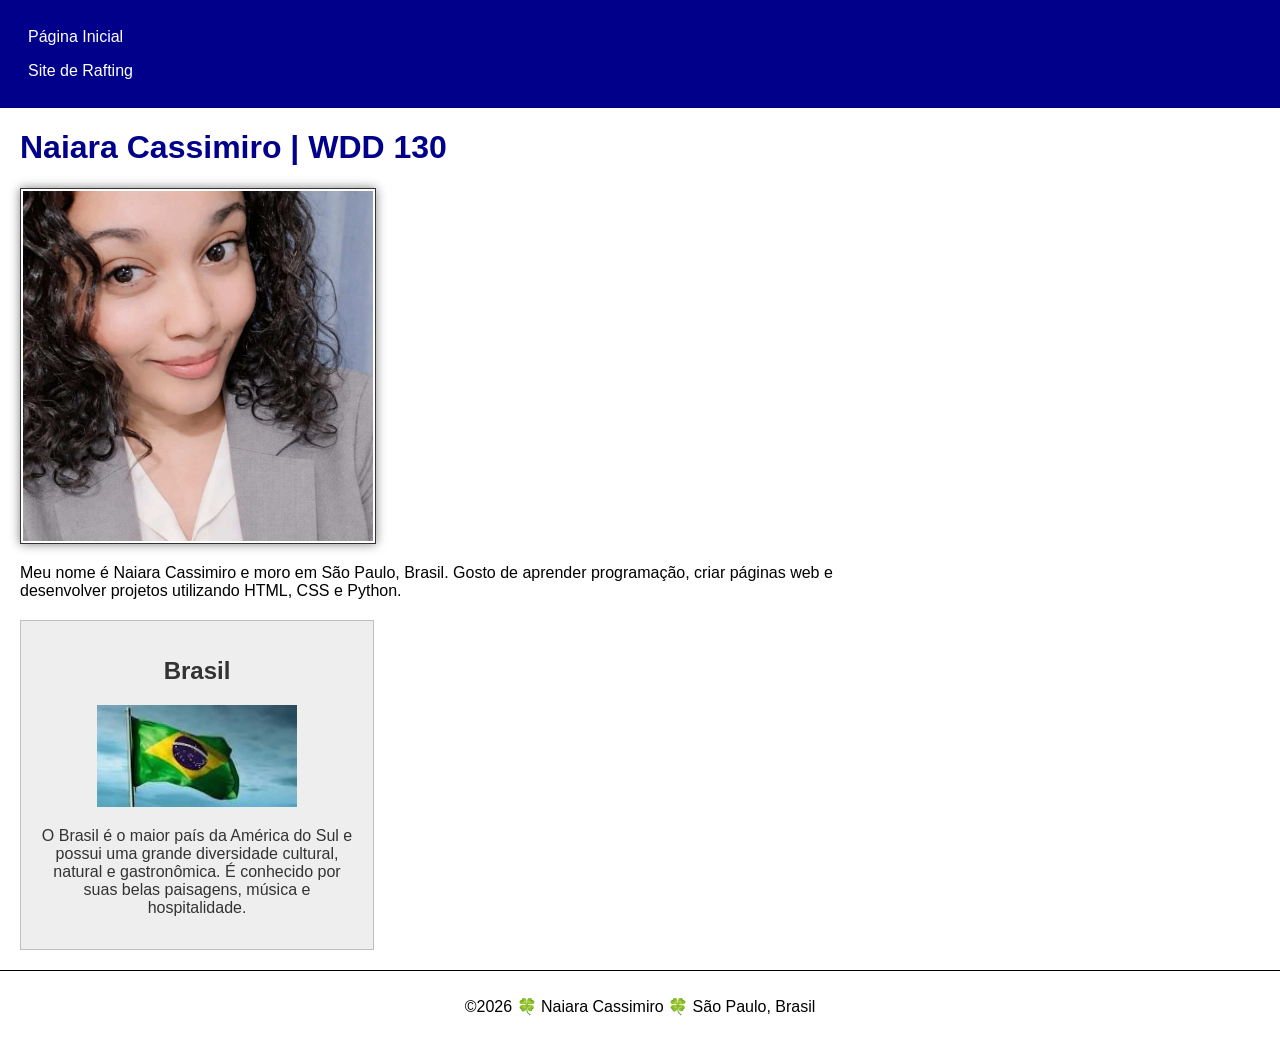
<file: index.html>
<!DOCTYPE html>
<html lang="pt-br">

<head>
    <meta charset="UTF-8">
    <meta name="viewport" content="width=device-width, initial-scale=1.0">

    <title>Naiara Cassimiro | WDD 130</title>

    <meta name="description" content="Página inicial de Naiara Cassimiro para a disciplina WDD 130.">

    <meta name="author" content="Naiara Cassimiro">

    <link rel="stylesheet" href="estilos/estilos.css">
</head>

<body>

    <header>
        <nav>
            <a href="#">Página Inicial</a>
            <a href="wwr/">Site de Rafting</a>
        </nav>
    </header>

    <main>

        <h1>Naiara Cassimiro | WDD 130</h1>

        <img src="imagens/perfil.jpg" alt="Foto de perfil de Naiara Cassimiro">

        <p>
            Meu nome é Naiara Cassimiro e moro em São Paulo, Brasil.
            Gosto de aprender programação, criar páginas web e desenvolver
            projetos utilizando HTML, CSS e Python.
        </p>

    </main>

    <aside>

        <h2>Brasil</h2>

        <img src="imagens/bandeira.jpg" alt="Bandeira do Brasil">

        <p>
            O Brasil é o maior país da América do Sul e possui uma grande
            diversidade cultural, natural e gastronômica. É conhecido por
            suas belas paisagens, música e hospitalidade.
        </p>

    </aside>

    <footer>
        <p>©2026 🍀 Naiara Cassimiro 🍀 São Paulo, Brasil</p>
    </footer>

</body>

</html>
</file>
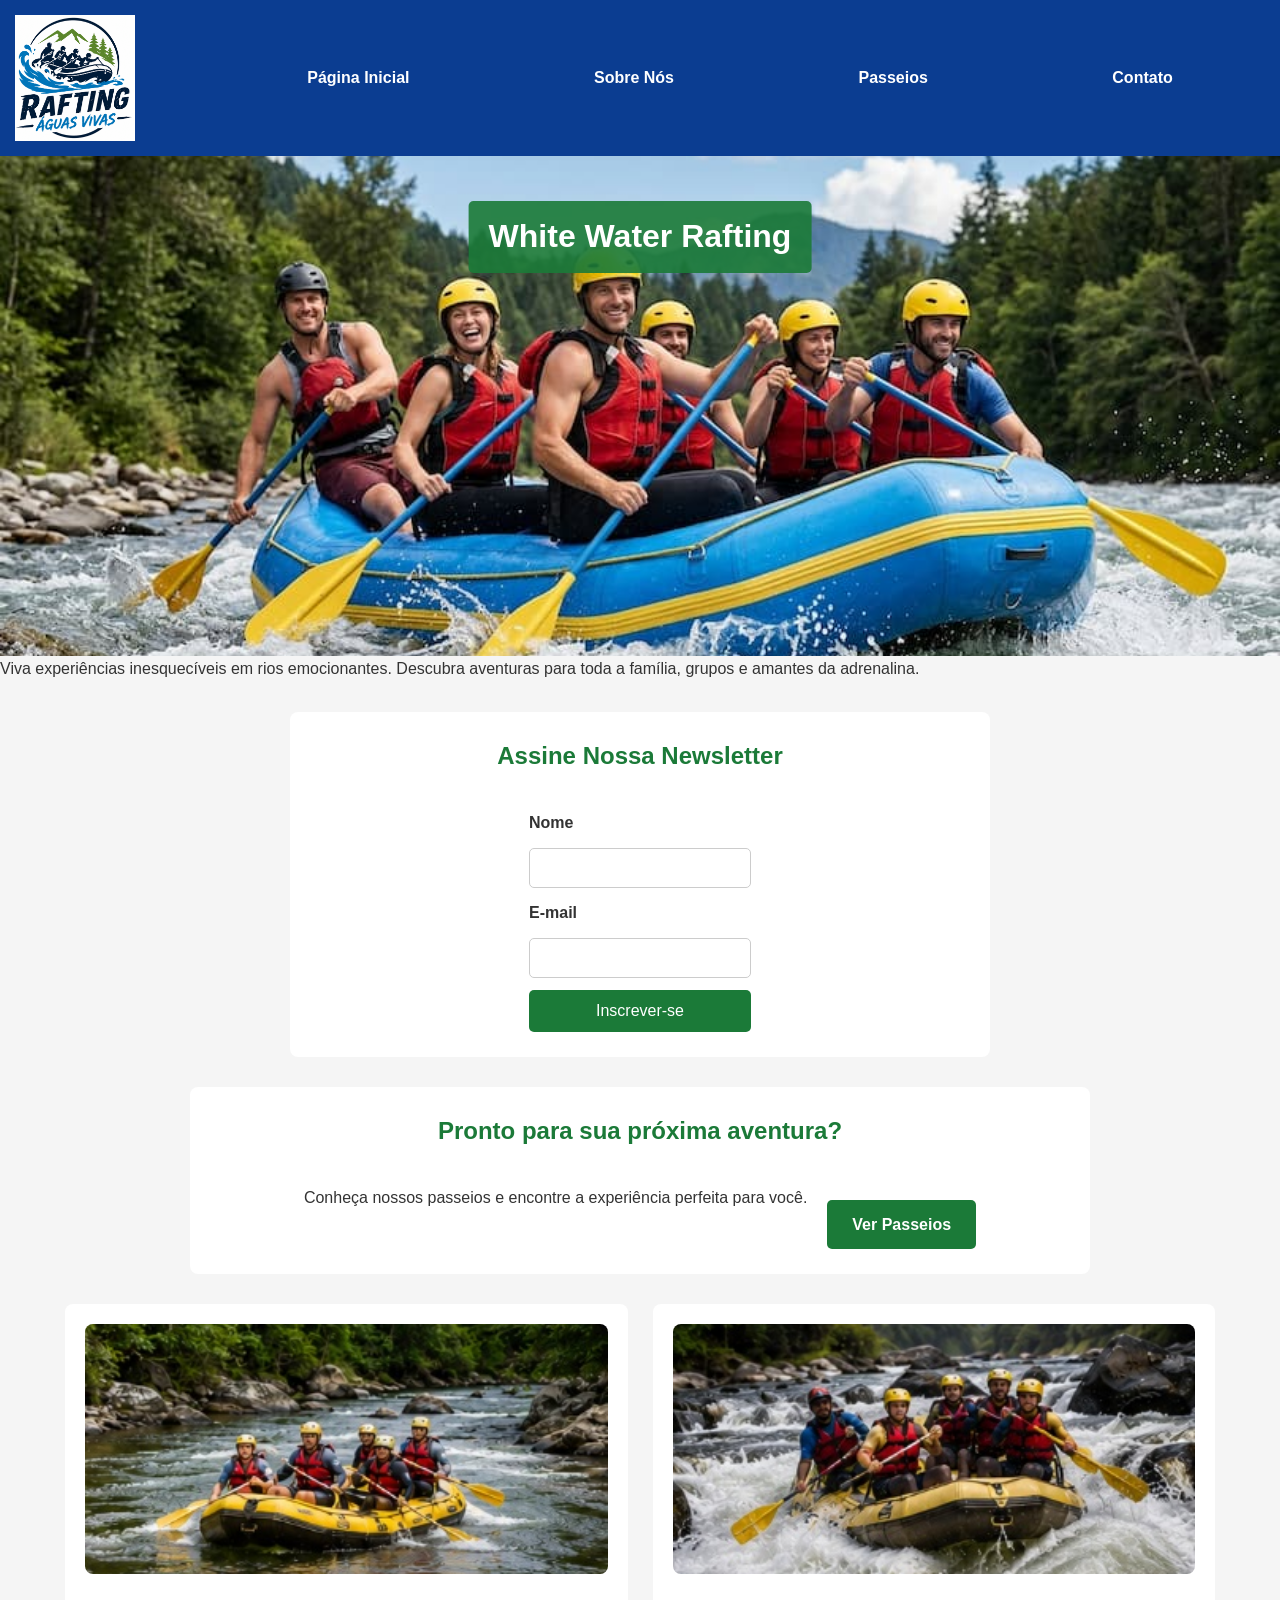
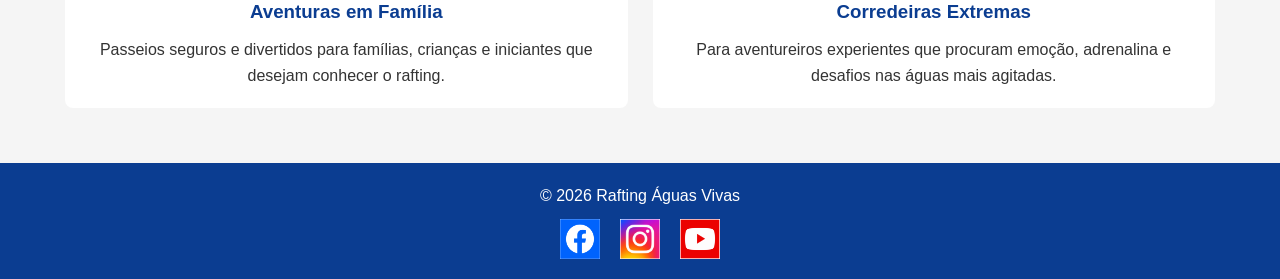
<file: wwr/index.html>
<!DOCTYPE html>
<html lang="pt-BR">

<head>
    <meta charset="UTF-8">
    <meta name="viewport" content="width=device-width, initial-scale=1.0">
    <meta name="description"
        content="Viva aventuras emocionantes de rafting em águas bravas para famílias, iniciantes e aventureiros.">
    <meta name="author" content="Naiara Cassimiro">

    <title>Página Inicial | Rafting Águas Vivas</title>

    <link rel="stylesheet" href="estilos/rafting.css">
</head>

<body>

    <header>

        <img src="imagens/logotipo.png" alt="Logotipo da Rafting Águas Vivas">

        <nav>
            <a href="index.html">Página Inicial</a>
            <a href="sobre.html">Sobre Nós</a>
            <a href="passeios.html">Passeios</a>
            <a href="contato.html">Contato</a>
        </nav>

    </header>

    <main>

        <div class="hero">

            <img src="imagens/sobre-hero.jpg" alt="Aventura de rafting em águas bravas">

            <h1>White Water Rafting</h1>

            <div class="hero-texto">

                <p>
                    Viva experiências inesquecíveis em rios emocionantes.
                    Descubra aventuras para toda a família, grupos e amantes da adrenalina.
                </p>

            </div>

        </div>

        <section class="newsletter">

            <h2>Assine Nossa Newsletter</h2>

            <form>

                <label for="nome">Nome</label>
                <input type="text" id="nome" name="nome" required>

                <label for="email">E-mail</label>
                <input type="email" id="email" name="email" required>

                <button type="submit">Inscrever-se</button>

            </form>

        </section>

        <section class="cta">

            <h2>Pronto para sua próxima aventura?</h2>

            <p>
                Conheça nossos passeios e encontre a experiência perfeita para você.
            </p>

            <a href="passeios.html" class="btn">
                Ver Passeios
            </a>

        </section>

        <section class="home-grid">

            <div class="grid-card">

                <img src="imagens/passeio1.jpg" alt="Família praticando rafting">

                <h3>Aventuras em Família</h3>

                <p>
                    Passeios seguros e divertidos para famílias, crianças e iniciantes que desejam conhecer o rafting.
                </p>

            </div>

            <div class="grid-card">

                <img src="imagens/passeio2.jpg" alt="Grupo enfrentando corredeiras">

                <h3>Corredeiras Extremas</h3>

                <p>
                    Para aventureiros experientes que procuram emoção, adrenalina e desafios nas águas mais agitadas.
                </p>

            </div>

        </section>

    </main>

    <footer>

        <p>© 2026 Rafting Águas Vivas</p>

        <div class="redes-sociais">

            <a href="https://facebook.com">
                <img src="imagens/facebook.png" alt="Facebook">
            </a>

            <a href="https://instagram.com">
                <img src="imagens/instagram.png" alt="Instagram">
            </a>

            <a href="https://youtube.com">
                <img src="imagens/youtube.png" alt="YouTube">
            </a>

        </div>

    </footer>

</body>

</html>
</file>
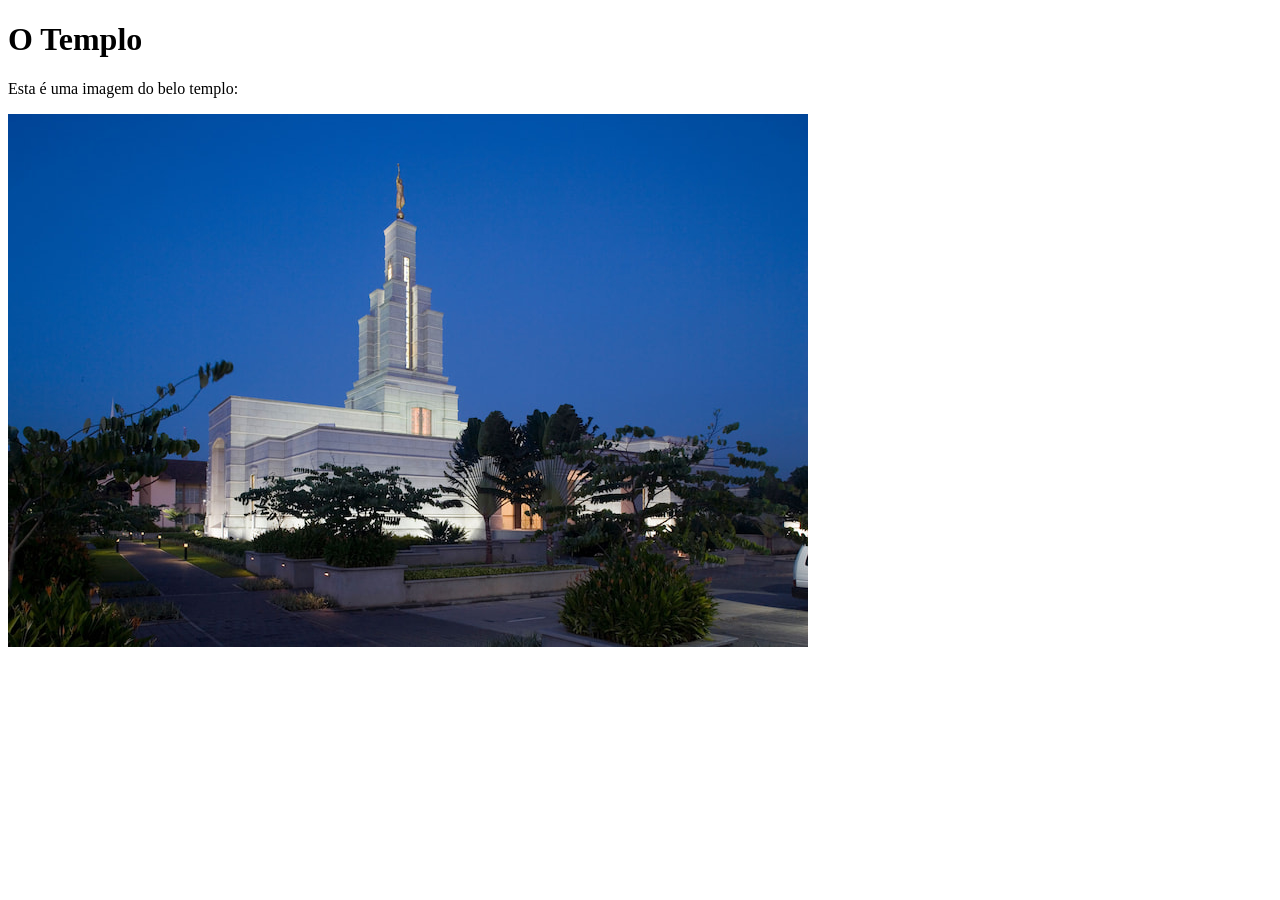
<file: semana01/imagens.html>
<!DOCTYPE html>
<html lang="pt-br">

<head>
    <meta charset="UTF-8">
    <meta name="viewport" content="width=device-width, initial-scale=1.0">
    <title>Imagem do Templo</title>
</head>

<body>
    <h1>O Templo</h1>
    <p>Esta é uma imagem do belo templo:</p>
    <img src="imagens/templo-pequeno.jpg" alt="O Templo">

</body>

</html>
</file>
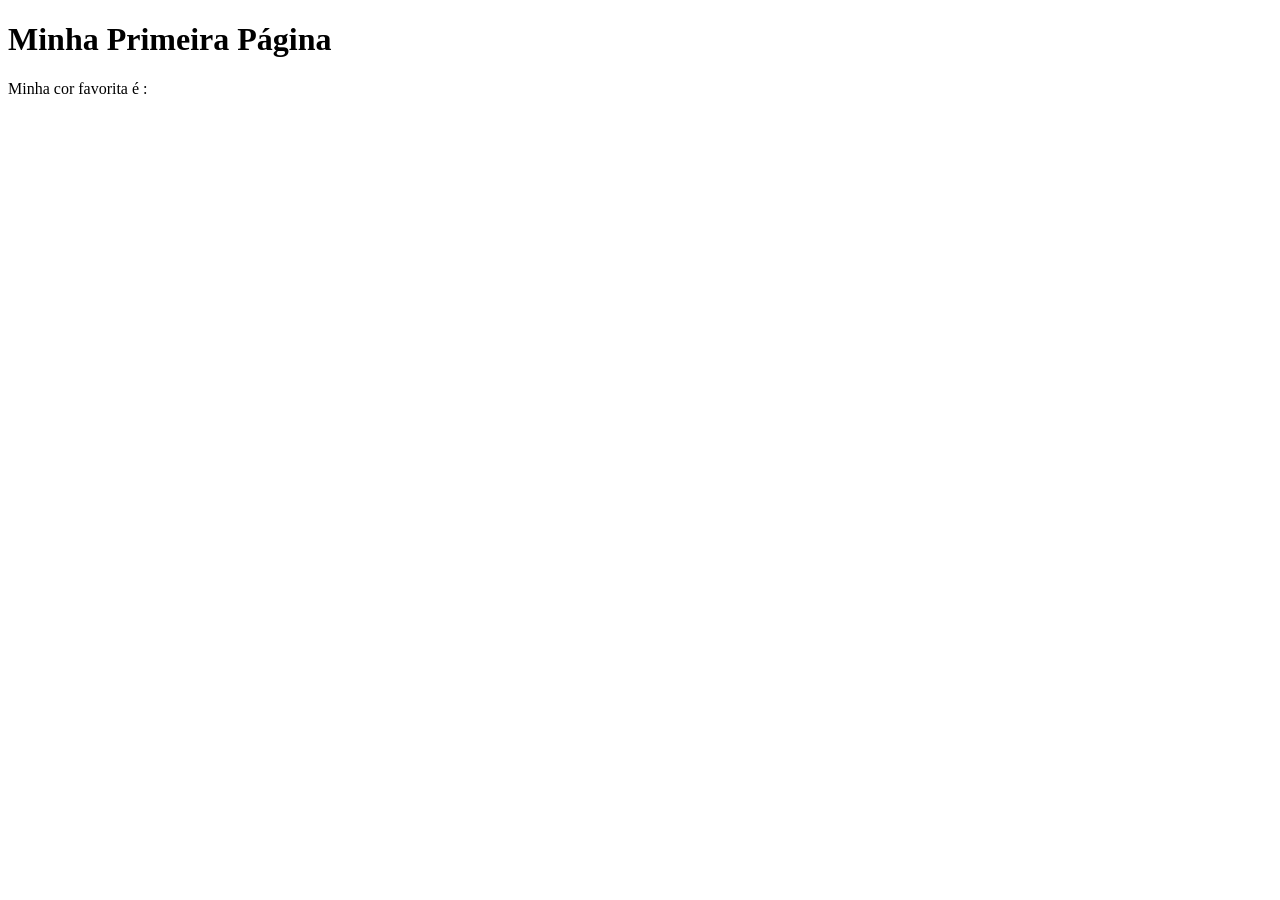
<file: semana01/primeira-pagina.html>
<!DOCTYPE html>
<html lang="pt-br">
<head>
    <meta charset="UTF-8">
    <meta name="viewport" content="width=device-width, initial-scale=1.0">
    <title>Minha Primeira Página</title>
</head>
<body>
    <h1>Minha Primeira Página</h1>
    <p>Minha cor favorita é : </p>
</body>
</html>
</file>
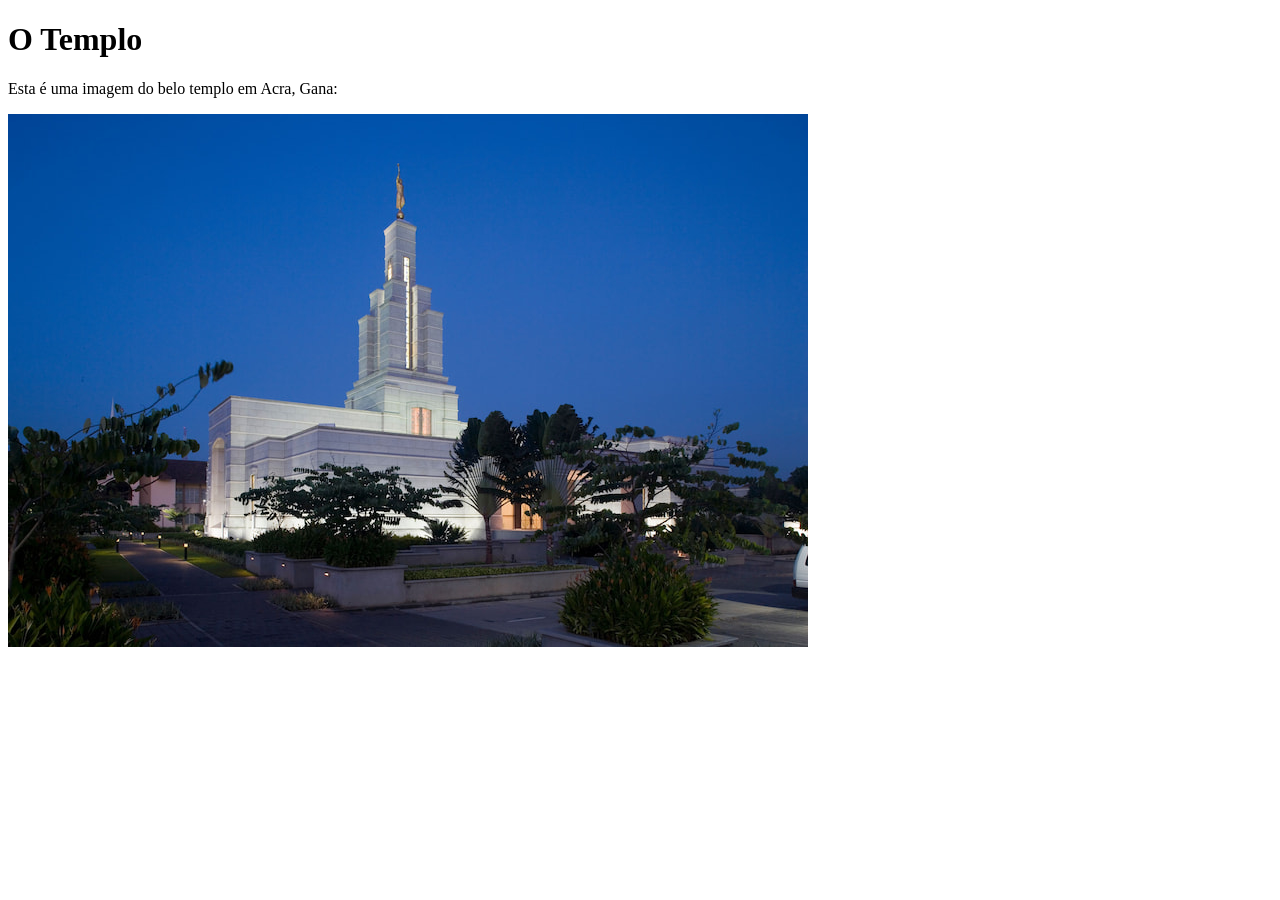
<file: semana01/solucao-imagens.html>
<!DOCTYPE html>
<html lang="pt-br">
<head>
    <meta charset="UTF-8">
    <meta name="viewport" content="width=device-width, initial-scale=1.0">
    <title>Imagem do Templo</title>
</head>
<body>
    <h1>O Templo</h1>
    <p>Esta é uma imagem do belo templo em Acra, Gana:</p>
    <img src="imagens/templo-pequeno.jpg" alt="Templo de Acra, Gana">

</body>
</html>
</file>
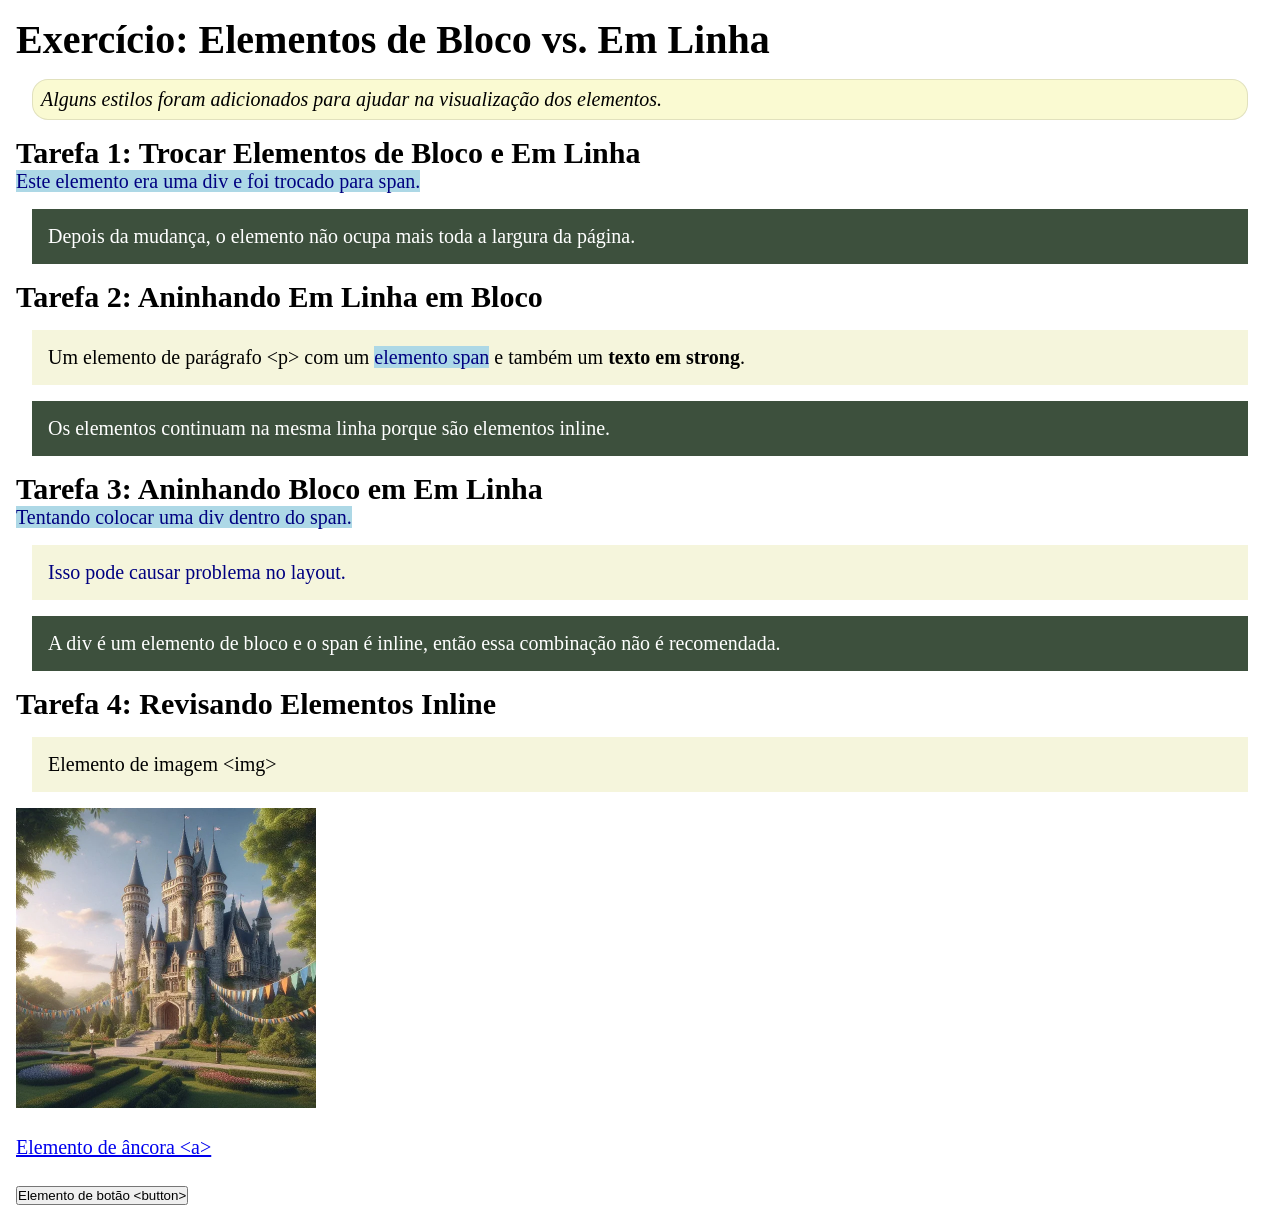
<file: semana02/bloco-vs-inline.html>
<!DOCTYPE html>
<html lang="pt-br">

<head>
    <meta charset="UTF-8">
    <meta name="viewport" content="width=device-width, initial-scale=1.0">
    <title>Exercício: Elementos de Bloco vs Inline</title>
    <link rel="stylesheet" href="estilos/bloco-vs-inline.css">
</head>

<body>

    <main>

        <h1>Exercício: Elementos de Bloco vs. Em Linha</h1>

        <p class="note">
            Alguns estilos foram adicionados para ajudar na visualização dos elementos.
        </p>

        <h2>Tarefa 1: Trocar Elementos de Bloco e Em Linha</h2>

        <span>
            Este elemento era uma div e foi trocado para span.
        </span>

        <p class="question">
            Depois da mudança, o elemento não ocupa mais toda a largura da página.
        </p>

        <h2>Tarefa 2: Aninhando Em Linha em Bloco</h2>

        <p>
            Um elemento de parágrafo &lt;p&gt; com um
            <span>elemento span</span>
            e também um
            <strong>texto em strong</strong>.
        </p>

        <p class="question">
            Os elementos continuam na mesma linha porque são elementos inline.
        </p>

        <h2>Tarefa 3: Aninhando Bloco em Em Linha</h2>

        <span>
            Tentando colocar uma div dentro do span.

            <div>
                Isso pode causar problema no layout.
            </div>

        </span>

        <p class="question">
            A div é um elemento de bloco e o span é inline, então essa combinação não é recomendada.
        </p>

        <h2>Tarefa 4: Revisando Elementos Inline</h2>

        <p>Elemento de imagem &lt;img&gt;</p>

        <img src="imagens/castelo.webp" alt="Imagem de um castelo" width="300" height="300">

        <br><br>

        <a href="https://churchofjesuschrist.org">
            Elemento de âncora &lt;a&gt;
        </a>

        <br><br>

        <button type="button">
            Elemento de botão &lt;button&gt;
        </button>

    </main>

</body>

</html>
</file>
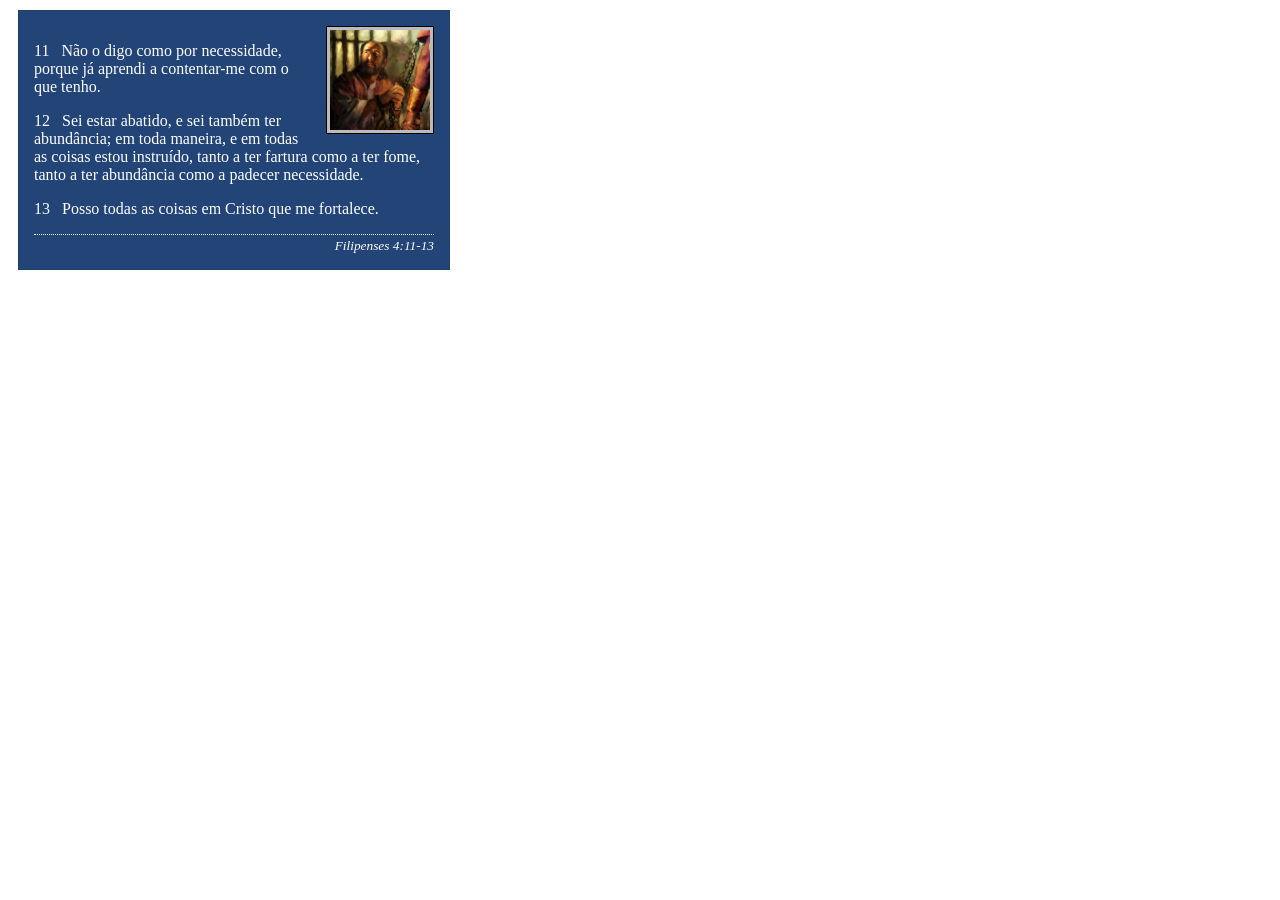
<file: semana02/box-model-solucao.html>
<!DOCTYPE html>
<html lang="pt-br">

<head>
    <meta charset="UTF-8">
    <meta name="viewport" content="width=device-width, initial-scale=1.0">
    <title>Atividade de Box Model</title>
    <link rel="stylesheet" href="estilos/box-model-solucao.css">
</head>

<body>
    <main>
        <div class="callout">
            <img src="imagens/apostolo-paulo-preso.webp" alt="Apóstolo Paulo - Preso em Roma" width="200" height="200">
            <blockquote>
                <p>11 &nbsp; Não o digo como por necessidade, porque já aprendi a contentar-me com o que tenho.</p>
                <p>12 &nbsp; Sei estar abatido, e sei também ter abundância; em toda maneira, e em todas as coisas estou
                    instruído, tanto a ter fartura como a ter fome, tanto a ter abundância como a padecer necessidade.
                </p>
                <p>13 &nbsp; Posso todas as coisas em Cristo que me fortalece.</p>
            </blockquote>
            <cite>Filipenses 4:11-13</cite>
        </div>
    </main>
</body>

</html>
</file>
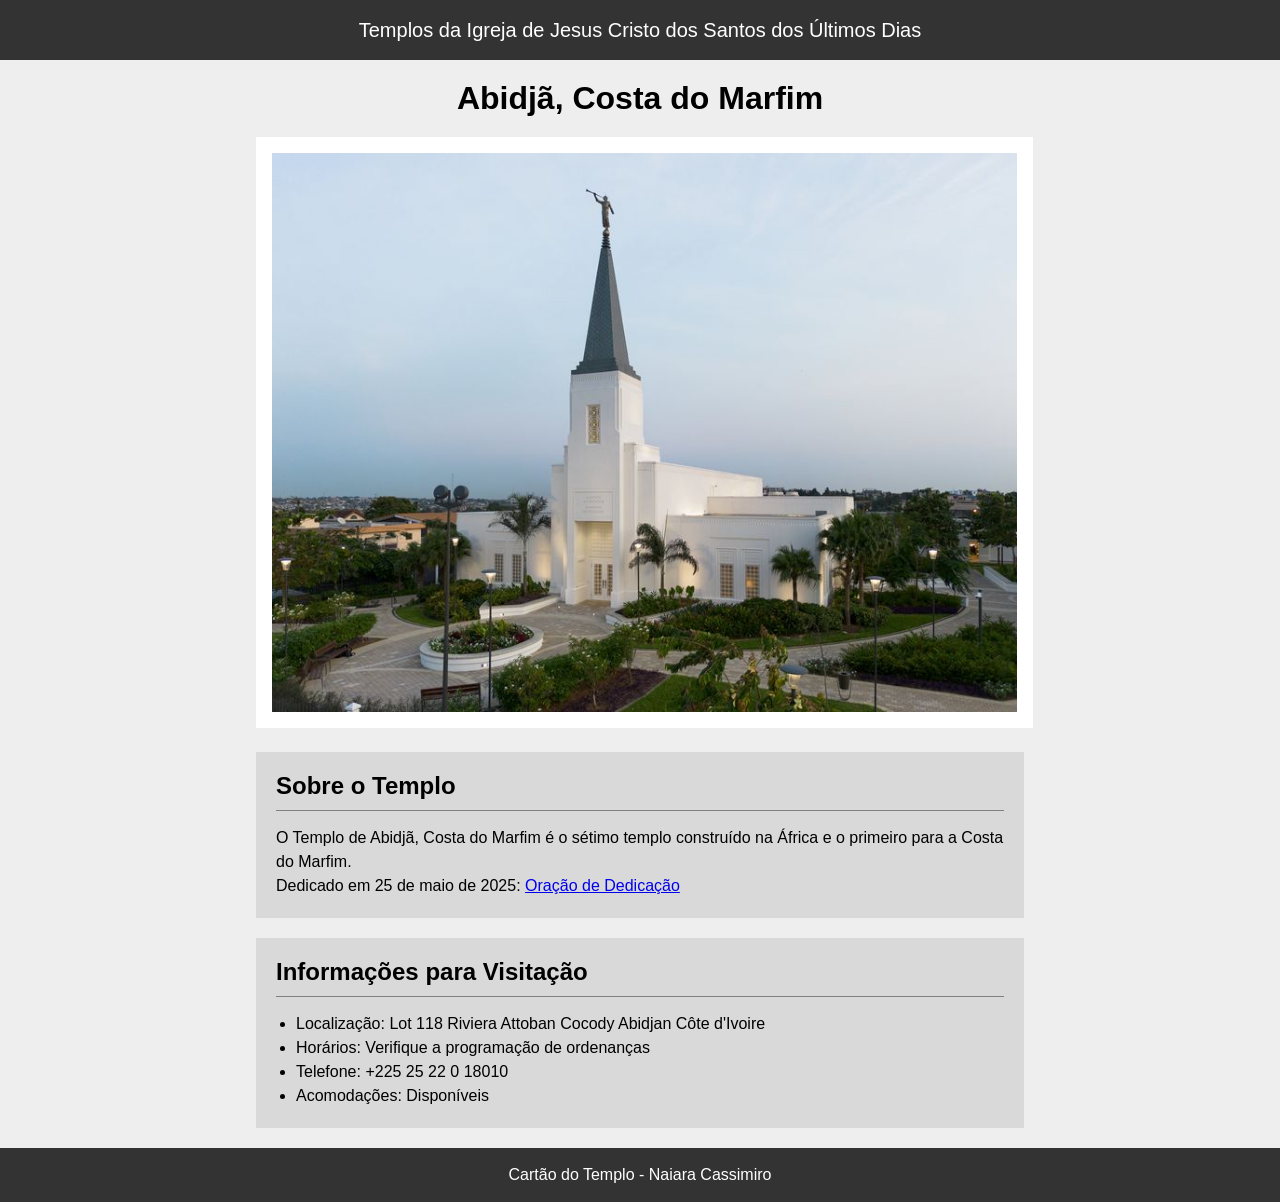
<file: semana02/templo.html>
<!DOCTYPE html>
<html lang="pt-br">

<head>
    <meta charset="UTF-8">
    <meta name="viewport" content="width=device-width, initial-scale=1.0">
    <title>Cartão do Templo - Abidjã, Costa do Marfim</title>
    <link rel="stylesheet" href="estilos/templo.css">
</head>

<body>
    <header>
        <p>Templos da Igreja de Jesus Cristo dos Santos dos Últimos Dias</p>
    </header>
    <main>
        <h1>Abidjã, Costa do Marfim</h1>
        <picture>
            <img src="imagens/abidja-costa-do-marfim.jpeg" alt="Templo de Abidjã, Costa do Marfim">
        </picture>
        <section>
            <h2>Sobre o Templo</h2>
            <p>O Templo de Abidjã, Costa do Marfim é o sétimo templo construído na África e o primeiro para a Costa do
                Marfim.</p>
            <p>Dedicado em 25 de maio de 2025: <a
                    href="https://www.churchofjesuschrist.org/temples/dedicatory-prayer/abidjan-ivory-coast-temple/2025-05-25?lang=eng"
                    target="_blank" rel="noopener noreferrer">Oração de Dedicação</a></p>
        </section>
        <section>
            <h2>Informações para Visitação</h2>
            <ul>
                <li>Localização: Lot 118 Riviera Attoban Cocody Abidjan Côte d'Ivoire</li>
                <li>Horários: Verifique a programação de ordenanças</li>
                <li>Telefone: +225 25 22 0 18010</li>
                <li>Acomodações: Disponíveis</li>
            </ul>
        </section>
    </main>
    <footer>
        <p>Cartão do Templo - Naiara Cassimiro</p>
    </footer>
</body>

</html>
</file>
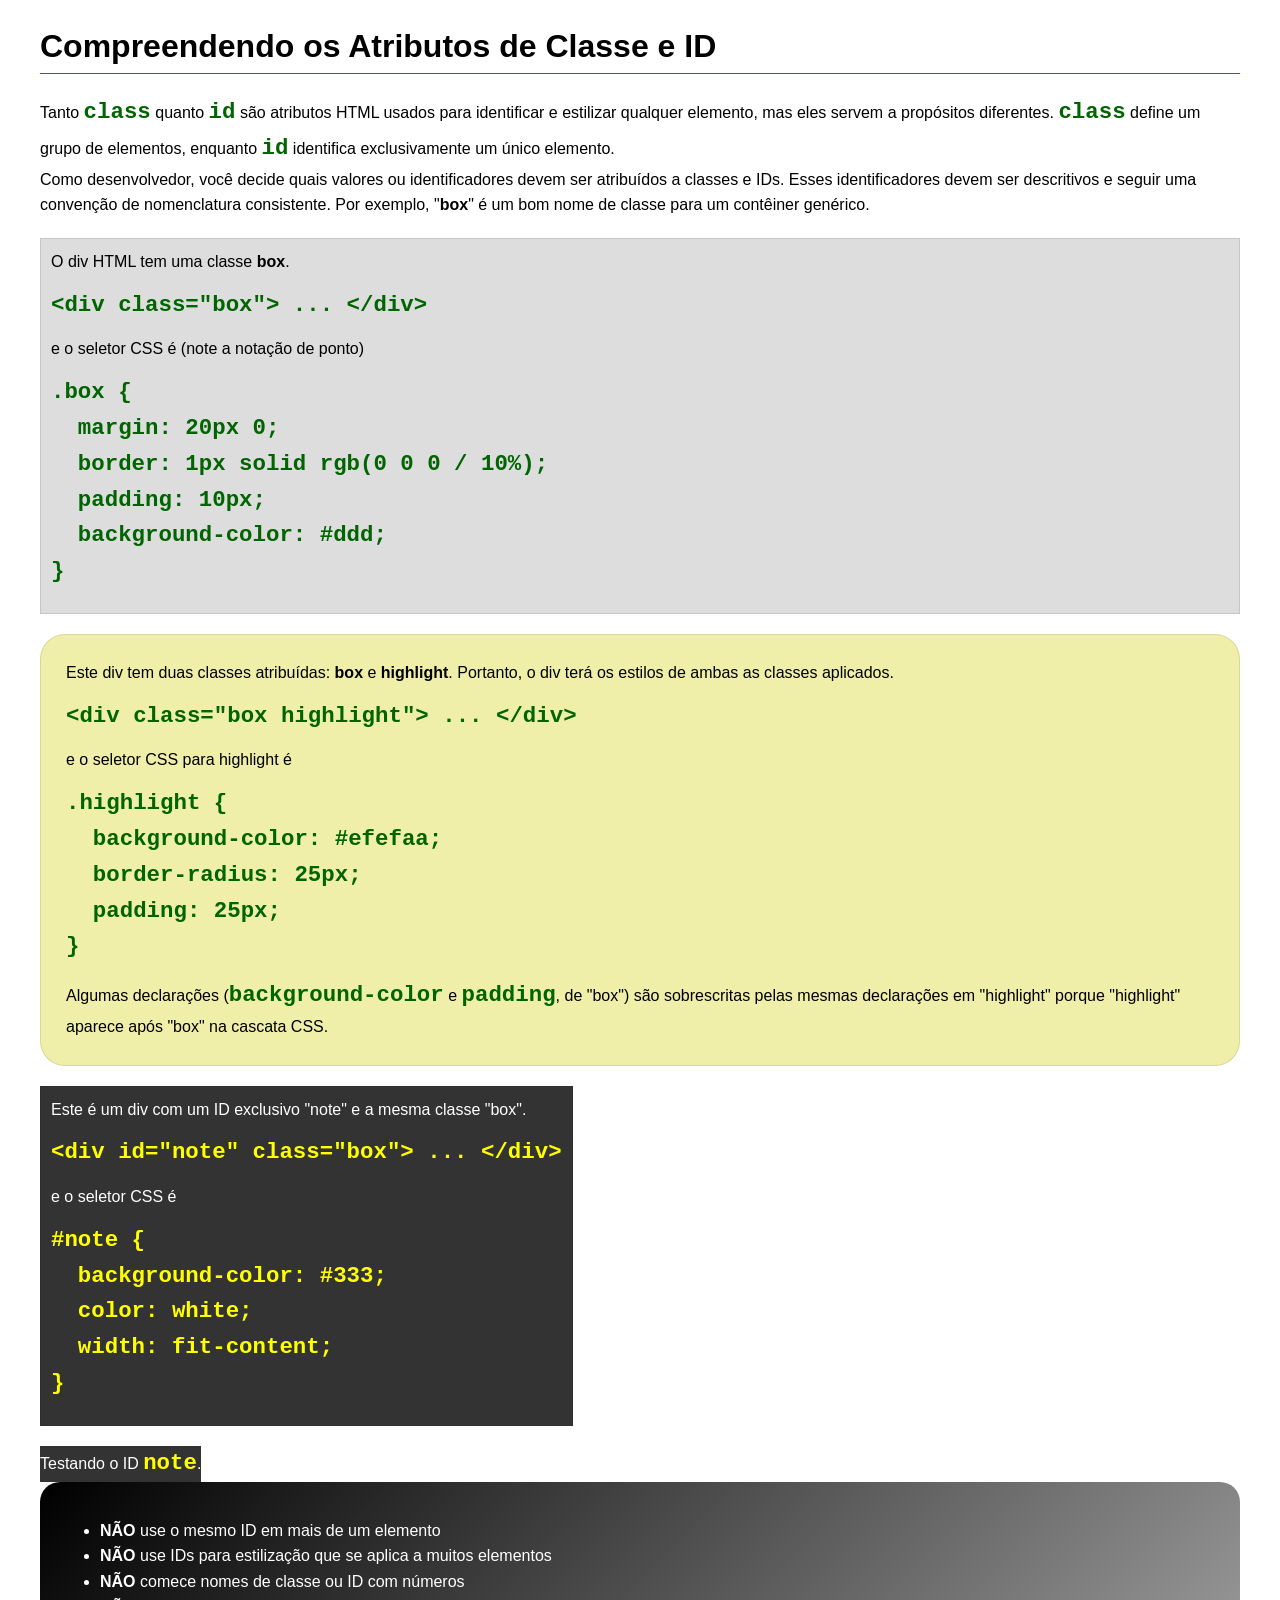
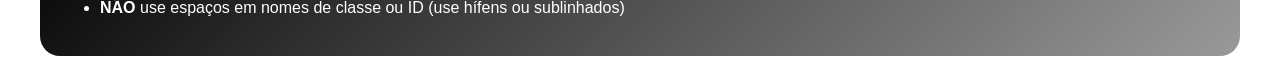
<file: semana03/classe-e-id.html>
<!DOCTYPE html>
<html lang="pt-br">

<head>
    <meta charset="UTF-8">
    <meta name="viewport" content="width=device-width, initial-scale=1.0">
    <title>Atributos de Classe vs ID</title>
    <link rel="stylesheet" href="estilos/classe-e-id.css">
</head>

<body>
    <h1>Compreendendo os Atributos de Classe e ID</h1>
    <p>Tanto <code>class</code> quanto <code>id</code> são atributos HTML usados para identificar e estilizar qualquer
        elemento, mas eles servem a propósitos diferentes. <code>class</code> define um grupo de elementos, enquanto
        <code>id</code> identifica exclusivamente um único elemento.
    </p>
    <p>Como desenvolvedor, você decide quais valores ou identificadores devem ser atribuídos a classes e IDs. Esses
        identificadores devem ser descritivos e seguir uma convenção de nomenclatura consistente. Por exemplo,
        "<strong>box</strong>" é um bom nome de classe para um contêiner genérico.</p>
    <div class="box">
        <p>O div HTML tem uma classe <strong>box</strong>.</p>
        <pre><code class="html">&lt;div class="box"&gt; ... &lt;/div&gt;</code></pre>
        e o seletor CSS é (note a notação de ponto)
        <pre><code class="css">.box {
  margin: 20px 0;
  border: 1px solid rgb(0 0 0 / 10%);
  padding: 10px;
  background-color: #ddd; 
}</code></pre>
    </div>

    <div class="box highlight">
        <p>Este div tem duas classes atribuídas: <strong>box</strong> e <strong>highlight</strong>. Portanto, o div terá
            os estilos de ambas as classes aplicados.</p>
        <pre><code class="html">&lt;div class="box highlight"&gt; ... &lt;/div&gt;</code></pre>
        e o seletor CSS para highlight é
        <pre><code class="css">.highlight {
  background-color: #efefaa;
  border-radius: 25px;
  padding: 25px;
}</code></pre>
        <p>Algumas declarações (<code>background-color</code> e <code>padding</code>, de "box") são sobrescritas pelas
            mesmas declarações em "highlight" porque "highlight" aparece após "box" na cascata CSS.</p>
    </div>

    <div id="note" class="box">
        <p>Este é um div com um ID exclusivo "note" e a mesma classe "box".</p>
        <pre><code class="html">&lt;div id="note" class="box"&gt; ... &lt;/div&gt;</code></pre>
        e o seletor CSS é
        <pre><code class="css">#note {
  background-color: #333;
  color: white;
  width: fit-content;
}</code></pre>
    </div>

    <div id="note">
        <p>Testando o ID <code>note</code>.</p>
    </div>

    <section id="melhor-pratica">
        <ul>
            <li><strong>NÃO</strong> use o mesmo ID em mais de um elemento</li>
            <li><strong>NÃO</strong> use IDs para estilização que se aplica a muitos elementos</li>
            <li><strong>NÃO</strong> comece nomes de classe ou ID com números</li>
            <li><strong>NÃO</strong> use espaços em nomes de classe ou ID (use hífens ou sublinhados)</li>
        </ul>
    </section>

    <br>

</body>

</html>
</file>
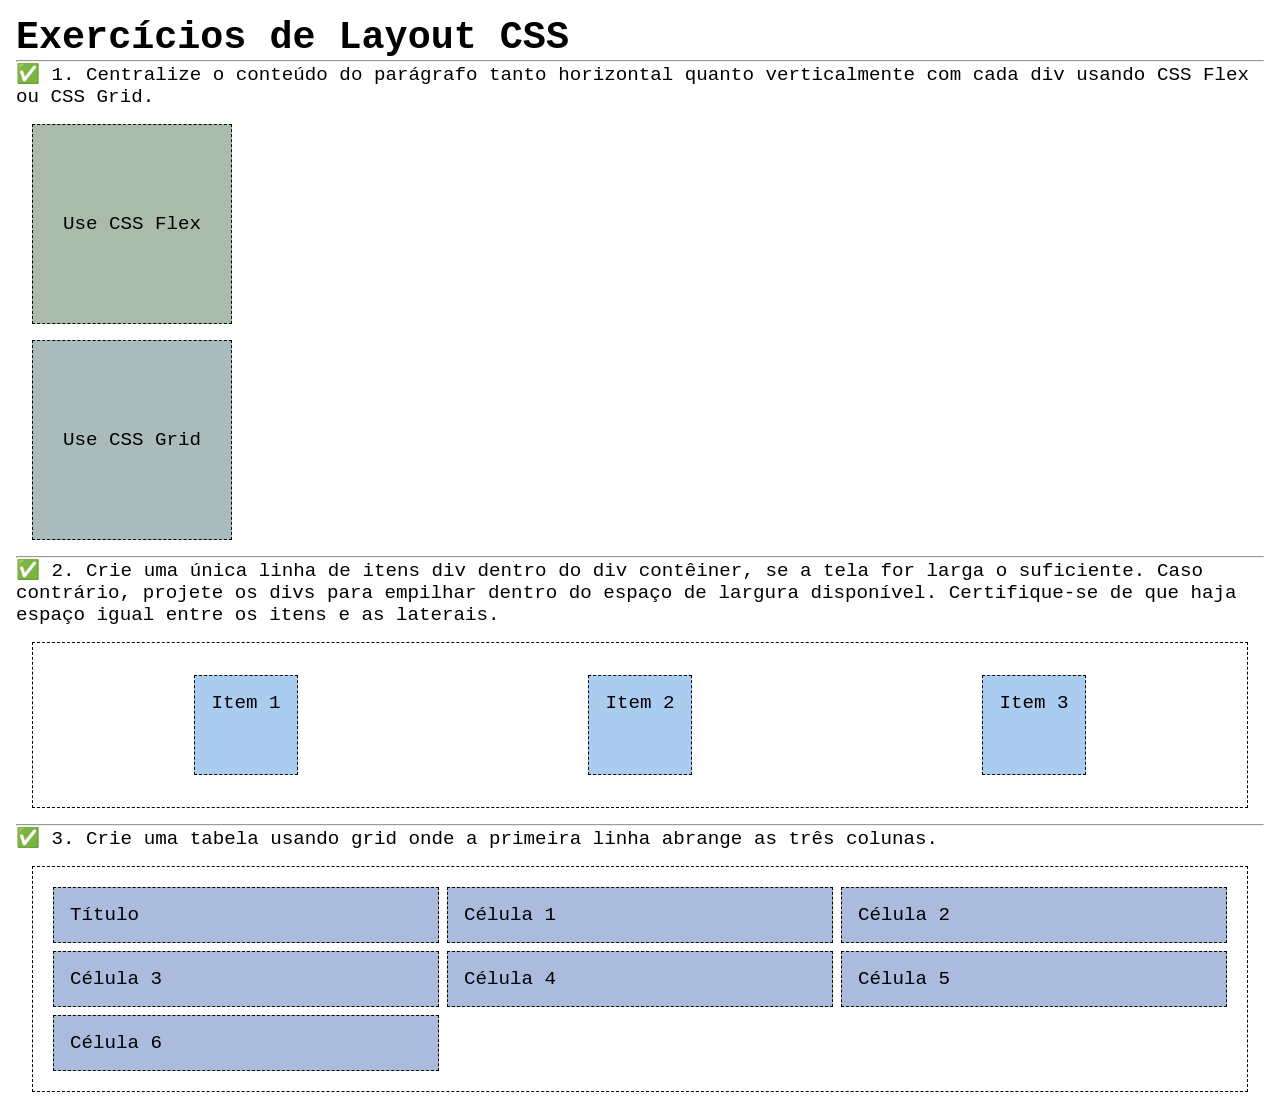
<file: semana04/exercicios-layout.html>
<!DOCTYPE html>
<html lang="pt-br">

<head>
    <meta charset="UTF-8">
    <meta name="viewport" content="width=device-width, initial-scale=1.0">
    <title>Exercícios de Layout CSS</title>
    <link rel="stylesheet" href="estilos/solucoes-dos-exercicios-de-layout.css">
</head>

<body>
    <main>
        <h1>Exercícios de Layout CSS</h1>
        <hr>
        <p>✅ 1. Centralize o conteúdo do parágrafo tanto horizontal quanto verticalmente com cada div usando CSS Flex ou
            CSS Grid.
        </p>
        <div class="one flex">
            <p>Use CSS Flex</p>
        </div>
        <div class="one grid">
            <p>Use CSS Grid</p>
        </div>
        <hr>
        <p>✅ 2. Crie uma única linha de itens div dentro do div contêiner, se a tela for larga o suficiente. Caso
            contrário, projete os
            divs para empilhar dentro do espaço de largura disponível. Certifique-se de que haja espaço igual entre os
            itens e as laterais.</p>
        <div class="container2">
            <div class="dois">
                <p>Item 1</p>
            </div>
            <div class="dois">
                <p>Item 2</p>
            </div>
            <div class="dois">
                <p>Item 3</p>
            </div>
        </div>
        <hr>
        <p>✅ 3. Crie uma tabela usando grid onde a primeira linha abrange as três colunas. </p>
        <div class="container3">
            <div class="tres colunas-3">
                <p>Título</p>
            </div>
            <div class="tres">
                <p>Célula 1</p>
            </div>
            <div class="tres">
                <p>Célula 2</p>
            </div>
            <div class="tres">
                <p>Célula 3</p>
            </div>
            <div class="tres">
                <p>Célula 4</p>
            </div>
            <div class="tres">
                <p>Célula 5</p>
            </div>
            <div class="tres">
                <p>Célula 6</p>
            </div>

        </div>
    </main>
</body>

</html>
</file>
<file: estilos/estilos.css>
body {
    margin: 0;
    font-family: Arial, sans-serif;
}

header {
    background-color: darkblue;
    padding: 10px;
}

nav {
    background-color: darkblue;
    padding: 10px;
}

nav a {
    color: white;
    text-decoration: none;
    margin-right: 15px;
    padding: 8px;
    display: block;
}

main {
    max-width: 840px;
    margin: 20px;
}

h1 {
    color: darkblue;
}

main img {
    width: 350px;
    height: auto;
    border: 1px solid #333;
    padding: 2px;
    box-shadow: 0 0 10px gray;
}

p {
    padding: 0;
}

aside {
    width: 20rem;
    margin: 20px;
    border: 1px solid rgb(0 0 0 / 0.2);
    padding: 1rem;
    background-color: #eeeeee;
    color: #333333;
    text-align: center;
}

aside img {
    width: 200px;
    height: auto;
}

footer {
    margin-top: 20px;
    border-top: 1px solid #000;
    text-align: center;
    padding: 10px;
}
</file>
<file: wwr/estilos/rafting.css>
* {
    margin: 0;
    padding: 0;
    box-sizing: border-box;
}

:root {
    --primary-color: #0b3d91;
    --secondary-color: #ffffff;
    --accent-color: #1b7a38;
    --text-color: #333333;
    --background-color: #f5f5f5;
}

body {
    font-family: Arial, sans-serif;
    background-color: var(--background-color);
    color: var(--text-color);
    line-height: 1.6;
}

/* ==========================
   CABEÇALHO
========================== */

header {
    background-color: var(--primary-color);
    color: var(--secondary-color);
    display: grid;
    grid-template-columns: 200px auto;
    align-items: center;
    padding: 15px;
}

header img {
    width: 120px;
    height: auto;
}

header nav {
    display: flex;
    justify-content: space-around;
    align-items: center;
}

nav a {
    color: var(--secondary-color);
    text-decoration: none;
    font-weight: bold;
    padding: 10px;
}

nav a:hover {
    text-decoration: underline;
}

/* ==========================
   HERO
========================== */

.hero {
    position: relative;
}

.hero img {
    width: 100%;
    height: 500px;
    object-fit: cover;
    object-position: center center;
    display: block;
}

.hero h1 {
    position: absolute;
    top: 20px;
    left: 50%;
    transform: translateX(-50%);
    color: var(--secondary-color);
    background-color: rgba(27, 122, 56, 0.9);
    padding: 10px 20px;
    border-radius: 5px;
    z-index: 2;
}

.hero-content {
    position: absolute;
    bottom: 20px;
    left: 50%;
    transform: translateX(-50%);
    width: 80%;
    background: rgba(255, 255, 255, 0.9);
    padding: 15px;
    border-radius: 5px;
}

.hero-content img {
    float: right;
    width: 120px;
    height: auto;
    margin-left: 15px;
}

/* ==========================
   SEÇÕES GERAIS
========================== */

section {
    padding: 25px;
    display: flex;
    flex-wrap: wrap;
    justify-content: center;
    gap: 20px;
}

section h2 {
    color: var(--accent-color);
    width: 100%;
    text-align: center;
    margin-bottom: 15px;
}

/* ==========================
   FIGURES
========================== */

figure {
    text-align: center;
}

figure img {
    width: 220px;
    height: 140px;
    object-fit: cover;
    border-radius: 6px;
}

figcaption {
    margin-top: 8px;
    font-size: 0.9rem;
}

/* ==========================
   PÁGINA CONTATO
========================== */

main h1 {
    text-align: center;
    color: var(--primary-color);
    margin: 25px 0;
}

.contato-info,
.mapa {
    max-width: 900px;
    margin: 20px auto;
}

.contato-info {
    background-color: white;
    padding: 20px;
    border-radius: 8px;
}

.contato-info p {
    margin: 10px 0;
}

.mapa iframe {
    width: 100%;
    height: 450px;
    border: 0;
}

.funcionarios {
    justify-content: center;
    gap: 20px;
}

.funcionarios figure img {
    width: 220px;
    height: 180px;
    object-fit: cover;
    border-radius: 8px;
}

.funcionarios figcaption {
    font-weight: bold;
    margin-top: 8px;
}

.contato-formulario {
    max-width: 700px;
    margin: 0 auto 30px;
    background-color: white;
    padding: 25px;
    border-radius: 8px;
}

.contato-formulario form {
    display: flex;
    flex-direction: column;
    gap: 12px;
}

.contato-formulario label {
    font-weight: bold;
}

.contato-formulario input[type="text"],
.contato-formulario input[type="email"],
.contato-formulario textarea {
    width: 100%;
    padding: 10px;
    border: 1px solid #cccccc;
    border-radius: 5px;
    font-size: 1rem;
}

.radio-group {
    display: flex;
    flex-direction: column;
    gap: 12px;
    margin-top: 10px;
}

.radio-group label {
    display: flex;
    align-items: center;
    gap: 10px;
    font-weight: normal;
    cursor: pointer;
}

.checkbox-group {
    display: flex;
    align-items: center;
    gap: 10px;
    margin-top: 10px;
}

.checkbox-group label {
    cursor: pointer;
}

.contato-formulario {
    max-width: 800px;
    margin: 0 auto 30px;
    background-color: white;
    padding: 25px;
    border-radius: 8px;
    box-shadow: 0 2px 8px rgba(0, 0, 0, 0.1);
}

.contato-formulario button:hover {
    background-color: var(--primary-color);
}

.contato-formulario button {
    background-color: var(--accent-color);
    color: white;
    border: none;
    padding: 12px;
    border-radius: 5px;
    cursor: pointer;
    font-size: 1rem;
}

.contato-formulario input:focus,
.contato-formulario textarea:focus {
    outline: none;
    border-color: var(--primary-color);
}

/* ==========================
   RODAPÉ
========================== */

footer {
    background-color: var(--primary-color);
    color: var(--secondary-color);
    padding: 20px;
    text-align: center;
    margin-top: 30px;
}

footer p {
    margin-bottom: 10px;
}

.redes-sociais {
    display: flex;
    justify-content: center;
    align-items: center;
    gap: 20px;
}

.redes-sociais a {
    text-decoration: none;
}

.redes-sociais img {
    width: 40px;
    height: 40px;
    object-fit: contain;
    display: block;
    transition: transform 0.3s ease;
}

.redes-sociais img:hover {
    transform: scale(1.1);
}

/* ==========================
   RESPONSIVIDADE
========================== */

@media (max-width: 768px) {

    header {
        grid-template-columns: 1fr;
        text-align: center;
    }

    header nav {
        flex-direction: column;
        gap: 10px;
        margin-top: 10px;
    }

    .hero h1 {
        font-size: 1.3rem;
    }

    .hero-content {
        width: 90%;
    }

    .hero-content img {
        float: none;
        display: block;
        margin: 0 auto 10px;
    }

    .trip-cards {
        grid-template-columns: 1fr;
    }

    .trip-table {
        font-size: 0.85rem;
    }

    .home-grid {
        grid-template-columns: 1fr;
    }
}

/* ==========================
   PASSEIOS
========================== */

.trip-cards {
    display: grid;
    grid-template-columns: repeat(auto-fit, minmax(300px, 1fr));
    gap: 25px;
    max-width: 1200px;
    margin: 0 auto;
}

.trip-card {
    background-color: white;
    padding: 20px;
    border-radius: 8px;
    text-align: center;
}

.trip-card img {
    width: 100%;
    height: 220px;
    object-fit: cover;
    border-radius: 8px;
    margin-bottom: 15px;
}

.trip-table-section {
    max-width: 1200px;
    margin: 30px auto;
}

.trip-table {
    width: 100%;
    border-collapse: collapse;
    background-color: white;
}

.trip-table th,
.trip-table td {
    border: 1px solid #cccccc;
    padding: 12px;
    text-align: center;
}

.trip-table th {
    background-color: var(--primary-color);
    color: white;
}

.trip-table tr:nth-child(even) {
    background-color: #f5f5f5;
}

/* ==========================
   HOME - NEWSLETTER
========================== */

.newsletter {
    max-width: 700px;
    margin: 30px auto;
    background-color: white;
    padding: 25px;
    border-radius: 8px;
}

.newsletter form {
    display: flex;
    flex-direction: column;
    gap: 12px;
}

.newsletter label {
    font-weight: bold;
}

.newsletter input {
    padding: 10px;
    border: 1px solid #cccccc;
    border-radius: 5px;
    font-size: 1rem;
}

.newsletter button {
    background-color: var(--accent-color);
    color: white;
    border: none;
    border-radius: 5px;
    padding: 12px;
    font-size: 1rem;
    cursor: pointer;
}

.newsletter button:hover {
    background-color: var(--primary-color);
}

/* ==========================
   CTA
========================== */

.cta {
    max-width: 900px;
    margin: 30px auto;
    background-color: white;
    padding: 25px;
    border-radius: 8px;
    text-align: center;
}

.btn {
    display: inline-block;
    margin-top: 15px;
    background-color: var(--accent-color);
    color: white;
    text-decoration: none;
    padding: 12px 25px;
    border-radius: 5px;
    font-weight: bold;
}

.btn:hover {
    background-color: var(--primary-color);
}

/* ==========================
   HOME GRID
========================== */

.home-grid {
    display: grid;
    grid-template-columns: repeat(auto-fit, minmax(320px, 1fr));
    gap: 25px;
    max-width: 1200px;
    margin: 30px auto;
    padding: 0 25px 25px;
}

.grid-card {
    background-color: white;
    padding: 20px;
    border-radius: 8px;
    text-align: center;
}

.grid-card img {
    width: 100%;
    height: 250px;
    object-fit: cover;
    border-radius: 8px;
    margin-bottom: 15px;
}

.grid-card h3 {
    color: var(--primary-color);
    margin-bottom: 10px;
}

/* ==========================
   RESPONSIVIDADE EXTRA
========================== */

@media (max-width: 768px) {

    .home-grid {
        grid-template-columns: 1fr;
    }

    .trip-cards {
        grid-template-columns: 1fr;
    }

    .trip-table {
        font-size: 0.85rem;
    }
}
</file>
<file: semana02/estilos/bloco-vs-inline.css>
* {
    margin: 0;
    padding: 0;
}

body {
    font-size: 20px;
    margin: 1rem;
}

p,
div {
    background-color: beige;
    margin: 1rem;
    padding: 1rem;
}

span {
    color: navy;
    background-color: lightblue;
}

code {
    margin: 0;
    padding: 0;
    color: green;
    font-size: 1.2rem;
}

.note {
    font-style: italic;
    background-color: lightgoldenrodyellow;
    border-radius: 1rem;
    border: 1px solid rgb(0 0 0 / 10%);
    margin: 1rem;
    padding: .5rem;
}

.question {
    background-color: #3d503d;
    color: #fff;
}
</file>
<file: semana02/estilos/box-model-solucao.css>
.callout {
    max-width: 400px;
    margin: 10px;
    border: 1px solid rgba(0, 0, 0, .1);
    padding: 15px;
    background-color: #247;
    color: #fff;
}

.callout img {
    float: right;
    margin: 0 0 10px 15px;
    border: 1px solid #000;
    padding: 3px;
    background-color: #bbb;
    width: 100px;
    height: auto;

}

blockquote {
    margin: 0;
}

cite {
    display: block;
    border-top: 1px dotted #fff;
    padding-top: 3px;
    text-align: right;
    font-size: smaller;
}
</file>
<file: semana02/estilos/templo.css>
* {
    margin: 0;
    padding: 0;
}

body {
    font-family: Arial, sans-serif;
    background-color: #eee;
}

header,
footer {
    background-color: #333;
    color: white;
    text-align: center;
    padding: 15px;
}

header {
    font-size: 20px;
}

main {
    width: 60%;
    margin: auto;
}

h1 {
    text-align: center;
    margin: 20px 0;
}

img {
    width: 97%;
    border: 16px solid white;
}

section {
    background-color: #d9d9d9;
    margin: 20px 0;
    padding: 20px;
}

section h2 {
    border-bottom: 1px solid gray;
    padding-bottom: 10px;
    margin-bottom: 15px;
}

p,
li {
    line-height: 1.5;
}

ul {
    padding-left: 20px;
}

footer {
    margin-top: 20px;
}
</file>
<file: semana03/estilos/classe-e-id.css>
body {
    font-family: Arial, sans-serif;
    line-height: 1.6;
    margin: 0;
    padding: 0 40px;
}

h1 {
    border-bottom: 1px solid rgb(0 110 182);
    padding-bottom: 0;
}



p {
    margin: 0;
}

code {
    color: darkgreen;
    font-weight: 700;
    font-size: 1.4rem;
}

/* Class exemplos - podem ser reutilizados */

.box {
    margin: 20px 0;
    border: 1px solid rgb(0 0 0 / 10%);
    padding: 10px;
    background-color: #ddd; /* essa é a abreviação para #dddddd */
}

.highlight {
    background-color: #efefaa;
    border-radius: 25px;
    padding: 25px;
}

/* ID exemplos - devem ser únicos */

#note {
    background-color: #333;
    color: white;
    width: fit-content;
}

#note code {
    color: yellow;
}

#melhor-pratica {
    background: linear-gradient(135deg, #000 0%, #999 100%);
    color: white;
    border-radius: 20px;
    padding: 20px
}
</file>
<file: semana04/estilos/solucoes-dos-exercicios-de-layout.css>
* {
    margin: 0;
    padding: 0;
    box-sizing: border-box;
}

body {
    margin: 1rem;
    font-family: monospace;
    font-size: 1.2rem;
}

div {
    margin: 1rem;
    border: 1px dashed;
    padding: 1rem;
}

.one {
    width: 200px;
    height: 200px;
}

.flex {
    background-color: #aba;
    display: flex;
    justify-content: center;
    align-items: center;
}

.grid {
    background-color: #abb;
    display: grid;
    place-items: center;
}

.container2 {
    display: flex;
    flex-wrap: wrap;
    justify-content: space-around;
}

.dois {
    background-color: #ace;
    height: 100px;
}

.container3 {
    display: grid;
    grid-template-columns: repeat(3, 1fr);
}

.columns-3 {
    grid-column: span 3;}

.tres {
    margin: .25rem;
    background-color: #abd;
}
</file>
